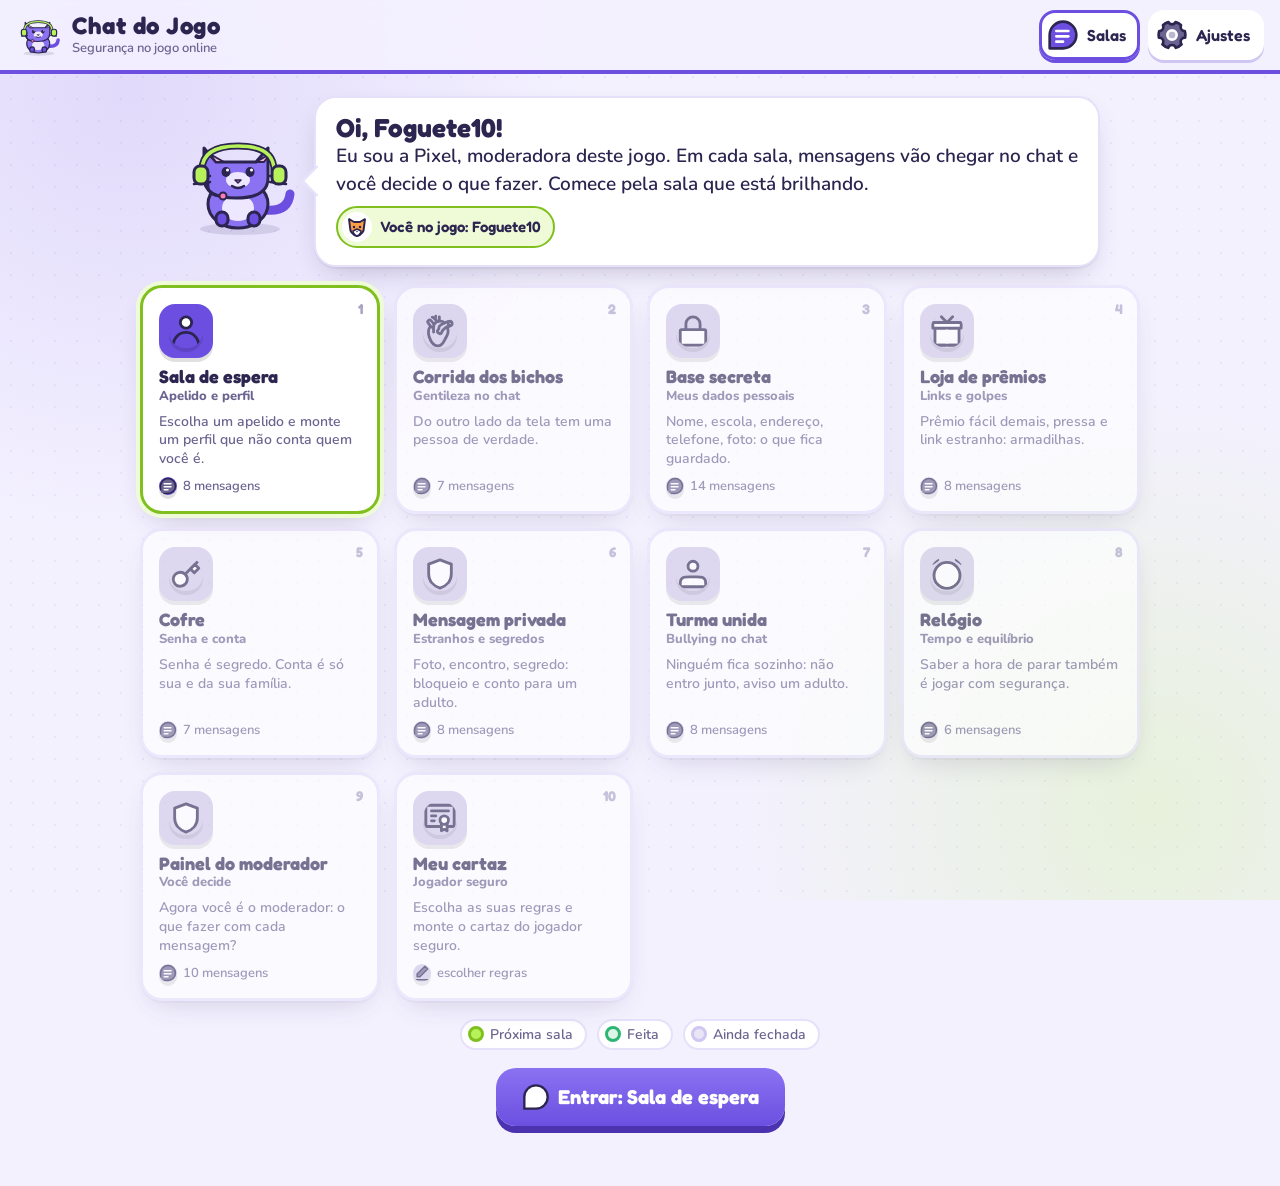
<file: index.html>
<!DOCTYPE html>
<html lang="pt-BR">
<head>
<meta charset="utf-8">
<meta name="viewport" content="width=device-width, initial-scale=1">
<meta name="color-scheme" content="light">
<meta name="theme-color" content="#F4F1FF">
<title>Chat do Jogo</title>
<meta name="description" content="Jogo educativo de segurança digital para crianças: num chat de jogo online, decida o que fazer quando alguém pede dados, manda link, pede foto ou xinga. Apelido, dados pessoais, golpes, senha, estranhos, bullying e tempo de tela.">
<link rel="icon" href="favicon.svg" type="image/svg+xml">
<link rel="preload" href="fontes/fredoka-700.woff2" as="font" type="font/woff2" crossorigin>
<link rel="preload" href="fontes/nunito-600.woff2" as="font" type="font/woff2" crossorigin>
<link rel="stylesheet" href="estilo.css">
</head>
<body>
<div class="fundo" aria-hidden="true"></div>

<header class="barra">
  <button class="marca" id="btInicio" aria-label="Ir para as salas do jogo"><span class="pixel-mini" aria-hidden="true"></span><span><b>Chat do Jogo</b><small>Segurança no jogo online</small></span></button>
  <button class="bt-barra" id="btMapa"><span>Salas</span></button>
  <button class="bt-barra" id="btAjustes" aria-label="Ajustes"><span>Ajustes</span></button>
</header>

<main>
  <section class="tela" id="mapa"></section>

  <section class="tela oculto" id="jogo">
    <div class="jogo-topo">
      <button class="bt-voltar" id="btVoltar">Salas</button>
      <div class="chip" id="chipSala"></div>
      <div class="previa" id="previa" aria-hidden="true"></div>
      <button class="bt-redondo" id="btOuvir" aria-label="Ouvir a mensagem"></button>
    </div>
    <div class="palco" id="palco"></div>
  </section>

  <section class="tela oculto" id="ajustes"></section>
</main>

<div class="veu oculto" id="janela" role="dialog" aria-modal="true"></div>
<div class="veu oculto" id="premio" role="dialog" aria-modal="true"></div>

<script src="icones.js"></script>
<script src="jogo.js"></script>
</body>
</html>
</file>
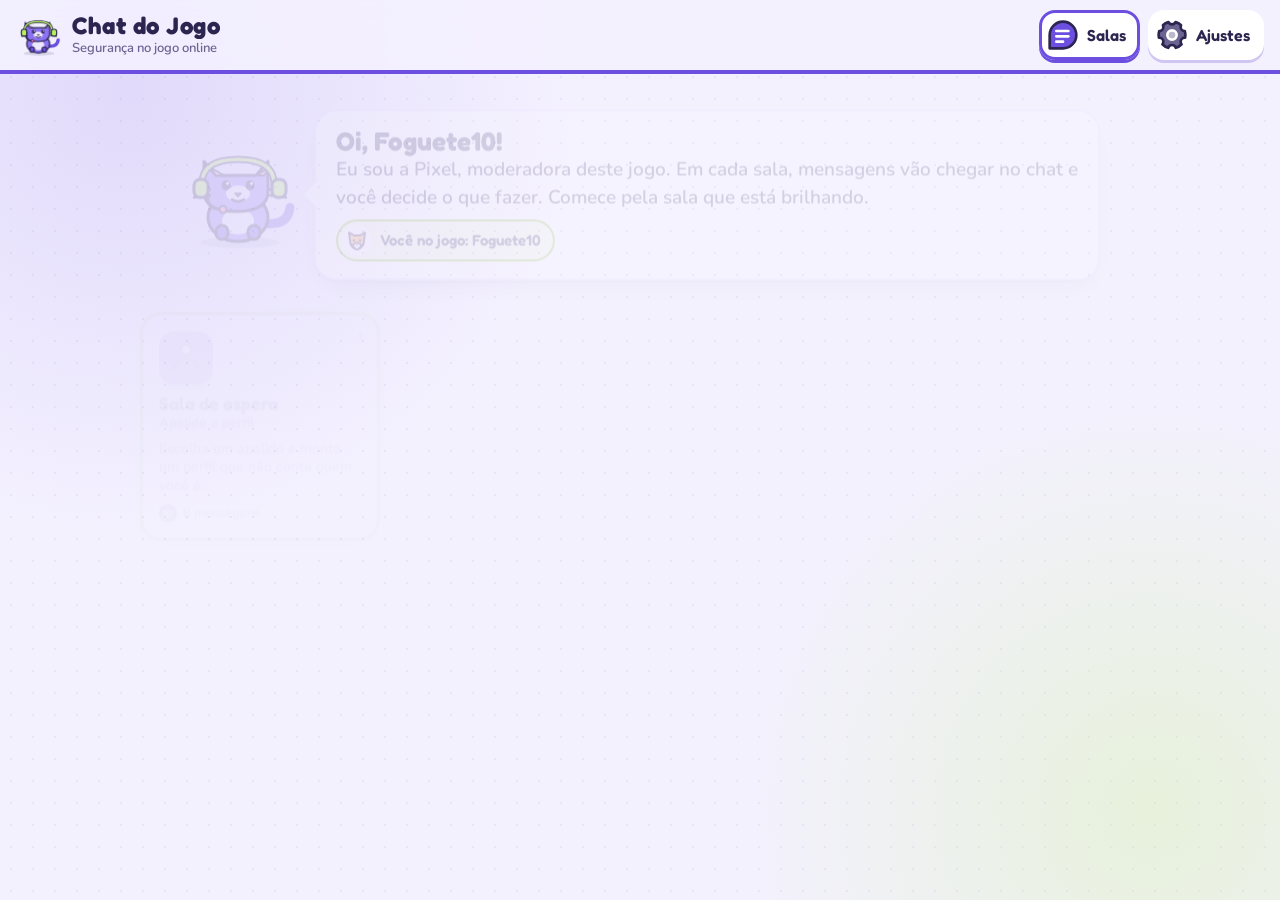
<file: CHAT-DO-JOGO.html>
<!DOCTYPE html>
<html lang="pt-BR"><head><meta charset="utf-8"><meta http-equiv="refresh" content="0; url=./"><link rel="canonical" href="https://chat-do-jogo.cliick.dev/"><title>CHAT-DO-JOGO</title></head>
<body><p>O jogo mudou de endereço: <a href="./">chat-do-jogo.cliick.dev</a></p></body></html>
</file>
<file: estilo.css>
@font-face{font-family:"Fredoka";src:url(fontes/fredoka-600.woff2) format("woff2");font-weight:600;font-display:swap}
@font-face{font-family:"Fredoka";src:url(fontes/fredoka-700.woff2) format("woff2");font-weight:700;font-display:swap}
@font-face{font-family:"Nunito";src:url(fontes/nunito-600.woff2) format("woff2");font-weight:600;font-display:swap}
@font-face{font-family:"Nunito";src:url(fontes/nunito-800.woff2) format("woff2");font-weight:800;font-display:swap}

/* ================= lobby de jogo: lilás, lima e bolhas de chat ================= */
:root{
  color-scheme:light;
  --tinta:#2B2550; --tinta-2:#6B6490; --tinta-3:#A9A3C6;
  --fundo:#F4F1FF; --papel:#FFFFFF; --papel-2:#F7F4FF; --borda:#E6E0FA; --borda-2:#CFC6F2;
  --roxo:#6C4FE0; --roxo-escuro:#4B33B0; --roxo-suave:#EDE8FF; --lima:#B8F25B; --lima-escuro:#7FBF1E; --lima-suave:#EEFBD6;
  --verde:#2BB673; --verde-suave:#DDF5E8; --coral:#FF6B6B; --coral-suave:#FFE3E3; --amarelo:#FFD166; --amarelo-suave:#FFF3BF; --azul:#4CC3FF; --azul-suave:#DFF4FF; --laranja:#FF9F43;
  --sombra:0 2px 0 rgba(43,37,80,.05),0 12px 30px -12px rgba(43,37,80,.3);
  --titulo:"Fredoka","Nunito",system-ui,sans-serif; --texto:"Nunito",system-ui,sans-serif;
  --mola:cubic-bezier(.34,1.56,.64,1);
}
*{box-sizing:border-box;margin:0;padding:0}
html{background:var(--fundo)}
body{font-family:var(--texto);font-weight:600;color:var(--tinta);min-height:100vh;-webkit-tap-highlight-color:transparent;overflow-x:hidden}
button{font:inherit;color:inherit;cursor:pointer;border:none;background:none}
button:focus-visible,[tabindex]:focus-visible,input:focus-visible{outline:4px solid var(--azul);outline-offset:3px;border-radius:16px}
svg{display:block}
.oculto{display:none!important}
.fundo{position:fixed;inset:0;z-index:-1;background:
  radial-gradient(circle at 10% 10%,rgba(108,79,224,.14) 0,transparent 32%),
  radial-gradient(circle at 90% 90%,rgba(184,242,91,.22) 0,transparent 30%),
  radial-gradient(rgba(108,79,224,.08) 1.2px,transparent 1.2px) 0 0/22px 22px,var(--fundo)}

/* ================= barra ================= */
.barra{position:sticky;top:0;z-index:20;display:flex;align-items:center;gap:8px;padding:10px 16px;background:rgba(244,241,255,.88);backdrop-filter:blur(12px);-webkit-backdrop-filter:blur(12px);border-bottom:4px solid var(--roxo)}
.marca{display:flex;align-items:center;gap:10px;flex:1;min-width:0;text-align:left;border-radius:14px}
.marca .pixel-mini{width:46px;height:46px;flex-shrink:0;display:block}
.marca .pixel-mini svg{width:100%;height:100%}
.marca>span:last-child{min-width:0;overflow:hidden}
.marca b{display:block;font-family:var(--titulo);font-weight:700;font-size:clamp(17px,3.4vw,24px);line-height:1.1;white-space:nowrap;overflow:hidden;text-overflow:ellipsis;letter-spacing:.5px}
.marca small{display:block;font-size:13px;color:var(--tinta-2)}
.bt-barra{display:flex;align-items:center;gap:8px;height:50px;padding:0 14px 0 8px;border-radius:16px;background:var(--papel);box-shadow:0 3px 0 var(--borda-2);font-family:var(--titulo);font-weight:600;font-size:16px;transition:transform .2s var(--mola)}
.bt-barra:hover{transform:translateY(-2px)}
.bt-barra svg{width:32px;height:32px}
.bt-barra.ativo{box-shadow:0 3px 0 var(--roxo),inset 0 0 0 3px var(--roxo)}

main{max-width:1060px;margin:0 auto;padding:22px 16px 60px}
.tela{display:flex;flex-direction:column;align-items:center;gap:18px}
.tela.entra{animation:entra .45s var(--mola) backwards}
@keyframes entra{from{opacity:0;transform:translateY(16px)}to{opacity:1;transform:none}}

/* ================= Pixel, a gata moderadora ================= */
.fala{display:flex;align-items:center;gap:14px;width:100%;max-width:920px}
.fala .pixel{width:clamp(84px,15vw,120px);height:auto;flex-shrink:0}
.pixel .p-corpo{transform-box:fill-box;transform-origin:50% 100%;animation:respira 3.4s ease-in-out infinite}
.pixel .p-olhos{transform-box:fill-box;transform-origin:center;animation:pisca 5s infinite}
.pixel .p-rabo{transform-box:fill-box;transform-origin:0% 100%;animation:rabo 3s ease-in-out infinite}
.pixel.feliz .p-corpo{animation:pula .7s var(--mola) 2}
.pixel.pensando .p-corpo{animation:inclina 1.2s ease-in-out 1}
@keyframes respira{0%,100%{transform:translateY(0)}50%{transform:translateY(-3px)}}
@keyframes pisca{0%,92%,100%{transform:scaleY(1)}95%{transform:scaleY(.1)}}
@keyframes rabo{0%,100%{transform:rotate(0)}50%{transform:rotate(-12deg)}}
@keyframes pula{0%,100%{transform:translateY(0)}40%{transform:translateY(-12px) scale(1.03,.97)}70%{transform:translateY(0) scale(1.04,.96)}}
@keyframes inclina{0%,100%{transform:rotate(0)}30%{transform:rotate(-6deg)}65%{transform:rotate(4deg)}}
.balao{position:relative;flex:1;background:var(--papel);border-radius:22px;padding:14px 20px;box-shadow:var(--sombra);font-size:clamp(16px,2.6vw,19px);line-height:1.45;border:2px solid var(--borda)}
.balao::before{content:"";position:absolute;left:-10px;top:50%;width:20px;height:20px;background:var(--papel);border-left:2px solid var(--borda);border-bottom:2px solid var(--borda);transform:translateY(-50%) rotate(45deg)}
.balao b{font-family:var(--titulo);font-weight:700;font-size:clamp(20px,3.6vw,26px);display:block;line-height:1.2}
.eu-chip{display:inline-flex;align-items:center;gap:8px;margin-top:8px;background:var(--lima-suave);border:2px solid var(--lima-escuro);border-radius:30px;padding:4px 12px 4px 4px;font-family:var(--titulo);font-weight:600;font-size:15px}
.eu-chip svg{width:30px;height:30px;background:#fff;border-radius:50%;padding:3px}

/* ================= salas (mapa) ================= */
.salas{display:grid;grid-template-columns:repeat(auto-fill,minmax(230px,1fr));gap:14px;width:100%;max-width:1000px}
.sala{position:relative;text-align:left;background:var(--papel);border-radius:22px;padding:16px;border:3px solid var(--borda);box-shadow:var(--sombra);display:flex;flex-direction:column;gap:8px;transition:transform .25s var(--mola);animation:entra .5s var(--mola) backwards;min-height:150px}
.sala:hover{transform:translateY(-4px)}
.sala .ic{width:54px;height:54px;border-radius:16px;background:var(--cor,var(--roxo));display:flex;align-items:center;justify-content:center;box-shadow:0 4px 0 rgba(0,0,0,.12)}
.sala .ic svg{width:34px;height:34px}
.sala h2{font-family:var(--titulo);font-weight:700;font-size:18px;line-height:1.15}
.sala small{font-size:13px;color:var(--tinta-2);font-weight:800;display:block}
.sala p{font-size:14px;color:var(--tinta-2);line-height:1.35;flex:1}
.sala .num{position:absolute;right:14px;top:12px;font-family:var(--titulo);font-weight:700;font-size:14px;color:var(--tinta-3)}
.sala.feita{border-color:var(--verde)}
.sala.feita .selo{display:inline-flex;align-items:center;gap:4px;background:var(--verde);color:#fff;border-radius:30px;padding:3px 10px 3px 6px;font-family:var(--titulo);font-size:12px;width:max-content}
.sala.feita .selo svg{width:16px;height:16px}
.sala.atual{border-color:var(--lima-escuro);box-shadow:0 0 0 4px var(--lima-suave),var(--sombra);animation:entra .5s var(--mola) backwards,brilha 2s ease-in-out infinite}
@keyframes brilha{0%,100%{box-shadow:0 0 0 4px var(--lima-suave),var(--sombra)}50%{box-shadow:0 0 0 10px rgba(184,242,91,.25),var(--sombra)}}
.sala.fechada{opacity:.62;cursor:not-allowed}
.sala.fechada .ic{background:#CFC9E6!important}
.sala .msgs-n{display:flex;align-items:center;gap:6px;font-size:13px;color:var(--tinta-2)}
.sala .msgs-n svg{width:18px;height:18px}
.linha-bts{display:flex;gap:10px;flex-wrap:wrap;justify-content:center;align-items:center}
.legenda-mapa{display:flex;gap:10px;flex-wrap:wrap;justify-content:center;font-size:14px;color:var(--tinta-2)}
.legenda-mapa span{display:flex;align-items:center;gap:6px;background:var(--papel);border-radius:30px;padding:4px 12px 4px 6px;border:2px solid var(--borda)}
.legenda-mapa i{width:16px;height:16px;border-radius:50%;display:inline-block;border:3px solid var(--borda-2);background:var(--papel)}
.legenda-mapa i.f{border-color:var(--verde);background:var(--verde-suave)} .legenda-mapa i.a{border-color:var(--lima-escuro);background:var(--lima)} .legenda-mapa i.x{background:#E9E5F5}

/* ================= jogo: sala de chat ================= */
#jogo{gap:14px}
.jogo-topo{display:flex;align-items:center;gap:10px;width:100%;max-width:1020px;flex-wrap:wrap}
.bt-voltar{display:flex;align-items:center;gap:6px;height:46px;padding:0 16px 0 8px;border-radius:40px;background:var(--tinta);color:#fff;font-family:var(--titulo);font-weight:600;font-size:16px;transition:transform .2s var(--mola)}
.bt-voltar:hover{transform:translateY(-2px)}
.bt-voltar svg{width:28px;height:28px}
.chip{display:flex;align-items:center;gap:8px;background:var(--papel);border-radius:40px;padding:6px 14px 6px 6px;box-shadow:0 3px 0 var(--borda-2);font-family:var(--titulo);font-weight:600;font-size:15px}
.chip svg{width:32px;height:32px;padding:4px;border-radius:50%;background:var(--roxo-suave)}
.previa{display:flex;gap:6px;margin-left:auto;align-items:center;flex-wrap:wrap;max-width:50%}
.previa i{width:13px;height:13px;border-radius:50%;background:var(--borda-2);display:block;transition:all .3s}
.previa i.f{background:var(--verde)}
.previa i.a{width:28px;border-radius:10px;background:var(--lima);box-shadow:0 0 0 3px #fff,0 0 0 5px var(--lima-escuro)}
.bt-redondo{width:52px;height:52px;border-radius:50%;background:var(--papel);box-shadow:0 4px 0 var(--borda-2);display:flex;align-items:center;justify-content:center;transition:transform .2s var(--mola)}
.bt-redondo:hover{transform:translateY(-2px)}
.bt-redondo svg{width:32px;height:32px}
.palco{width:100%;max-width:1020px;display:flex;flex-direction:column;align-items:center;gap:16px}
.mesa{width:100%;display:grid;grid-template-columns:260px 1fr;gap:14px;align-items:start}
.lateral{display:flex;flex-direction:column;gap:10px;position:sticky;top:84px}
.caixa-lat{background:var(--papel);border:2px solid var(--borda);border-radius:20px;padding:12px;box-shadow:var(--sombra)}
.caixa-lat h3{font-family:var(--titulo);font-weight:600;font-size:14px;letter-spacing:1px;text-transform:uppercase;color:var(--tinta-2);display:flex;align-items:center;gap:6px;margin-bottom:8px}
.caixa-lat h3 svg{width:20px;height:20px}
.jog{display:flex;align-items:center;gap:8px;padding:6px 6px;border-radius:12px;font-size:14px}
.jog .av{width:34px;height:34px;border-radius:50%;background:var(--roxo-suave);display:flex;align-items:center;justify-content:center;flex-shrink:0}
.jog .av svg{width:22px;height:22px}
.jog b{display:block;font-family:var(--titulo);font-weight:600;font-size:14px;line-height:1.1}
.jog small{display:block;font-size:11px;font-weight:800;letter-spacing:.5px;text-transform:uppercase}
.jog.turma small{color:var(--verde)} .jog.desc small{color:var(--laranja)} .jog.mod small{color:var(--roxo)} .jog.sys small{color:#B0840B} .jog.eu small{color:var(--lima-escuro)}
.jog.eu{background:var(--lima-suave)}
.jog.falando{background:var(--roxo-suave);outline:2px solid var(--roxo)}
.bt-ajuda{width:100%;display:flex;align-items:center;gap:10px;background:var(--amarelo-suave);border:3px solid var(--amarelo);border-radius:16px;padding:10px 12px;font-family:var(--titulo);font-weight:700;font-size:16px;text-align:left;transition:transform .2s var(--mola)}
.bt-ajuda:hover{transform:translateY(-2px)}
.bt-ajuda svg{width:34px;height:34px;flex-shrink:0}
.bt-ajuda small{display:block;font-family:var(--texto);font-weight:600;font-size:12px;color:var(--tinta-2)}
.bt-ajuda.den{background:var(--coral-suave);border-color:var(--coral)}
/* chat */
.chat{display:flex;flex-direction:column;gap:12px;min-width:0}
.msgs{background:var(--papel);border:2px solid var(--borda);border-radius:24px;padding:14px;box-shadow:var(--sombra);display:flex;flex-direction:column;gap:10px;min-height:280px;max-height:52vh;overflow-y:auto;scroll-behavior:smooth}
.m{display:flex;gap:10px;align-items:flex-end;max-width:92%;animation:entra .35s var(--mola)}
.m .av{width:40px;height:40px;border-radius:50%;background:var(--roxo-suave);display:flex;align-items:center;justify-content:center;flex-shrink:0;border:2px solid var(--borda)}
.m .av svg{width:26px;height:26px}
.m .bal{background:var(--papel-2);border:2px solid var(--borda);border-radius:18px 18px 18px 4px;padding:8px 14px;font-size:clamp(15px,2.6vw,18px);line-height:1.4;position:relative}
.m .nick{display:flex;align-items:center;gap:6px;font-family:var(--titulo);font-weight:600;font-size:13px;color:var(--roxo);margin-bottom:2px}
.m .nick .tagj{font-family:var(--texto);font-weight:800;font-size:10px;letter-spacing:.5px;text-transform:uppercase;border-radius:20px;padding:1px 7px;background:var(--borda)}
.m.turma .nick .tagj{background:var(--verde-suave);color:var(--verde)} .m.desc .nick .tagj{background:#FFE9D6;color:#C0670F} .m.sys .nick .tagj{background:var(--amarelo-suave);color:#B0840B}
.m.sys .bal{background:var(--amarelo-suave);border-color:var(--amarelo)}
.m.sys .nick{color:#B0840B}
.m.eu{align-self:flex-end;flex-direction:row-reverse}
.m.eu .bal{background:var(--lima-suave);border-color:var(--lima-escuro);border-radius:18px 18px 4px 18px}
.m.eu .nick{color:var(--lima-escuro);justify-content:flex-end}
.m.mod .bal{background:var(--roxo-suave);border-color:var(--roxo)}
.m.mod .nick{color:var(--roxo-escuro)}
.m.mod .av{background:#fff;border-color:var(--roxo)}
.m .seguro{display:inline-flex;align-items:center;gap:4px;margin-top:4px;font-family:var(--titulo);font-size:12px;color:var(--verde)}
.m .seguro svg{width:16px;height:16px}
.m.digitando .bal{display:flex;gap:5px;align-items:center;padding:12px 16px}
.m.digitando .bal i{width:8px;height:8px;border-radius:50%;background:var(--tinta-3);animation:pontinho 1s infinite}
.m.digitando .bal i:nth-child(2){animation-delay:.15s}.m.digitando .bal i:nth-child(3){animation-delay:.3s}
@keyframes pontinho{0%,100%{transform:translateY(0);opacity:.5}50%{transform:translateY(-4px);opacity:1}}
.m.atual .bal{border-width:3px;border-color:var(--roxo);box-shadow:0 0 0 4px var(--roxo-suave)}
.m.sys.atual .bal{border-color:var(--amarelo);box-shadow:0 0 0 4px var(--amarelo-suave)}
/* opções */
.pergunta{font-family:var(--titulo);font-weight:600;font-size:clamp(17px,3vw,22px);text-align:center;display:flex;align-items:center;justify-content:center;gap:8px}
.pergunta svg{width:28px;height:28px}
.opcoes{display:flex;flex-direction:column;gap:10px;width:100%}
.opcao{position:relative;background:var(--papel);border-radius:18px;box-shadow:0 5px 0 var(--borda-2),0 12px 24px -12px rgba(43,37,80,.3);border:3px solid var(--borda);display:flex;align-items:center;gap:12px;padding:12px 16px;font-family:var(--texto);font-weight:800;font-size:clamp(15px,2.6vw,18px);text-align:left;line-height:1.3;transition:transform .2s ease,opacity .3s;animation:entra .5s var(--mola) backwards}
.opcao .num{width:36px;height:36px;border-radius:50%;background:var(--roxo-suave);display:flex;align-items:center;justify-content:center;flex-shrink:0;font-family:var(--titulo);font-weight:700}
.opcao .num svg{width:22px;height:22px}
.opcao:hover{transform:translateY(-3px)}
.opcao.certa{border-color:var(--verde);background:var(--verde-suave);box-shadow:0 5px 0 var(--verde);cursor:default}
.opcao.fora{opacity:.4;cursor:default;transform:scale(.98);text-decoration:line-through}
.opcao.fora:hover{transform:scale(.98)}
.opcoes.grade{flex-direction:row;flex-wrap:wrap}
.opcoes.grade .opcao{flex:1 1 calc(50% - 10px);flex-direction:column;text-align:center;justify-content:center;gap:6px;font-family:var(--titulo);font-weight:600;padding:14px 10px}
.opcoes.grade .opcao .num{width:48px;height:48px;background:transparent}
.opcoes.grade .opcao .num svg{width:40px;height:40px}
.opcoes.grade .opcao small{display:block;font-family:var(--texto);font-weight:600;font-size:13px;color:var(--tinta-2);margin-top:2px}
.opcao.verde .num{background:var(--verde-suave)} .opcao.amarela .num{background:var(--amarelo-suave)} .opcao.vermelha .num{background:var(--coral-suave)}
.ok-op{position:absolute;top:-10px;right:-8px;width:36px;height:36px;border-radius:50%;background:var(--verde);color:#fff;border:4px solid #fff;display:flex;align-items:center;justify-content:center;animation:pop .5s var(--mola)}
.ok-op svg{width:20px;height:20px}
@keyframes pop{0%{transform:scale(.5)}60%{transform:scale(1.15)}100%{transform:scale(1)}}
.treme{animation:treme .45s ease!important}
@keyframes treme{0%,100%{translate:0}20%{translate:-8px}40%{translate:7px}60%{translate:-5px}80%{translate:3px}}
.aviso{min-height:48px;display:flex;align-items:center;justify-content:center;width:100%}
.aviso-caixa{background:var(--azul-suave);border:3px solid #B8E4FA;border-radius:20px;padding:10px 20px;font-size:clamp(15px,2.6vw,18px);font-weight:800;max-width:760px;text-align:center;animation:entra .4s var(--mola)}
.aviso-caixa.bom{background:var(--verde-suave);border-color:#B6E8CC}
.aviso-caixa b{font-family:var(--titulo)}
.bt-principal{height:58px;padding:0 26px;border-radius:20px;background:linear-gradient(180deg,#8A72F2,var(--roxo));color:#fff;font-family:var(--titulo);font-weight:700;font-size:20px;box-shadow:0 7px 0 var(--roxo-escuro);transition:transform .2s var(--mola);display:flex;align-items:center;gap:8px}
.bt-principal:hover{transform:translateY(-2px)}
.bt-principal:active{transform:translateY(5px);box-shadow:0 2px 0 var(--roxo-escuro)}
.bt-principal svg{width:28px;height:28px}
.bt-principal.lima{background:linear-gradient(180deg,#CFFB84,var(--lima));color:var(--tinta);box-shadow:0 7px 0 var(--lima-escuro)}
.bt-principal.lima:active{box-shadow:0 2px 0 var(--lima-escuro)}
.bt-leve{display:flex;align-items:center;gap:6px;height:50px;padding:0 16px 0 10px;border-radius:16px;background:var(--papel-2);border:2px solid var(--borda);font-family:var(--titulo);font-weight:600;font-size:16px}
.bt-leve svg{width:28px;height:28px}
/* cartaz do jogador seguro */
.regras{width:100%;max-width:820px;display:grid;grid-template-columns:repeat(auto-fill,minmax(240px,1fr));gap:10px}
.regra{display:flex;gap:10px;align-items:flex-start;background:var(--papel);border:3px solid var(--borda);border-radius:18px;padding:12px;text-align:left;font-size:15px;line-height:1.35;font-weight:800;transition:transform .2s var(--mola)}
.regra svg{width:30px;height:30px;flex-shrink:0}
.regra .marca-r{width:26px;height:26px;border-radius:8px;border:3px solid var(--borda-2);flex-shrink:0;margin-left:auto;display:flex;align-items:center;justify-content:center}
.regra .marca-r svg{width:16px;height:16px}
.regra.sel{border-color:var(--verde);background:var(--verde-suave)}
.regra.sel .marca-r{background:var(--verde);border-color:var(--verde)}
.cartaz{width:100%;max-width:820px;background:var(--papel);border:10px double var(--roxo);border-radius:14px;padding:26px;display:flex;flex-direction:column;align-items:center;gap:10px;text-align:center;box-shadow:var(--sombra)}
.cartaz .pixel{width:110px}
.cartaz .kick{font-family:var(--titulo);font-size:13px;letter-spacing:3px;text-transform:uppercase;color:var(--roxo)}
.cartaz h2{font-family:var(--titulo);font-weight:700;font-size:clamp(26px,5vw,38px)}
.cartaz .apelido{display:inline-flex;align-items:center;gap:8px;font-family:var(--titulo);font-weight:700;font-size:clamp(22px,4vw,30px);color:var(--roxo-escuro);background:var(--lima-suave);border-radius:30px;padding:4px 18px 4px 8px}
.cartaz .apelido svg{width:40px;height:40px;background:#fff;border-radius:50%;padding:4px}
.cartaz ul{list-style:none;width:100%;display:grid;grid-template-columns:repeat(auto-fill,minmax(230px,1fr));gap:8px;text-align:left;margin-top:8px}
.cartaz li{display:flex;gap:8px;align-items:flex-start;background:var(--papel-2);border-radius:12px;padding:8px 10px;font-size:14px;line-height:1.35;font-weight:800}
.cartaz li svg{width:26px;height:26px;flex-shrink:0}
.cartaz .data{font-size:13px;color:var(--tinta-2);margin-top:6px}

/* ================= prêmio ================= */
.veu{position:fixed;inset:0;z-index:50;display:flex;align-items:center;justify-content:center;padding:16px;overflow:auto;background:rgba(43,37,80,.45);backdrop-filter:blur(6px);-webkit-backdrop-filter:blur(6px);animation:veu .3s ease}
@keyframes veu{from{opacity:0}to{opacity:1}}
.cartao{margin:auto;width:100%;max-width:560px;background:var(--papel);border-radius:30px;box-shadow:0 30px 70px -20px rgba(43,37,80,.5);padding:26px 24px 22px;text-align:center;display:flex;flex-direction:column;align-items:center;gap:14px;position:relative;animation:sobe .55s var(--mola)}
.cartao::before{content:"";position:absolute;inset:0 0 auto 0;height:12px;border-radius:30px 30px 0 0;background:var(--cor-selo,var(--roxo))}
@keyframes sobe{from{opacity:0;transform:translateY(40px) scale(.94)}to{opacity:1;transform:none}}
.cartao h2{font-family:var(--titulo);font-weight:700;font-size:clamp(26px,5.6vw,36px);margin-top:4px}
.cartao .kick{font-family:var(--titulo);font-size:13px;letter-spacing:2px;text-transform:uppercase;color:var(--roxo)}
.cartao .resp{background:var(--lima-suave);border-radius:18px;padding:12px 16px;font-size:clamp(15px,2.8vw,18px);line-height:1.45;font-weight:800;text-align:left;width:100%;border:2px solid var(--lima)}
.cartao .sub{color:var(--tinta-2);font-size:16px}
.carimbo-c{width:124px;height:124px;border-radius:50%;background:#fff;border:10px solid var(--cor-selo,var(--roxo));display:flex;align-items:center;justify-content:center;box-shadow:0 0 0 5px #fff,0 16px 30px -12px rgba(43,37,80,.5);animation:vira 1s var(--mola);transform:rotate(-6deg)}
.carimbo-c svg{width:62%;height:62%}
@keyframes vira{from{transform:rotateY(180deg) scale(.4) rotate(-6deg);opacity:0}to{transform:rotate(-6deg);opacity:1}}
.cert-janela{max-width:900px!important;padding:26px 16px 20px!important}
.confete{position:fixed;top:-20px;width:12px;height:12px;z-index:60;pointer-events:none;animation:cai var(--dur) cubic-bezier(.25,.6,.5,1) var(--atraso) forwards}
@keyframes cai{to{transform:translate(var(--dx),105vh) rotate(var(--giro))}}
#impressao{display:none}
@media print{body.imprimindo>*:not(#impressao){display:none!important}#impressao{display:block!important;padding:10px}.cartaz{box-shadow:none}}

/* ================= ajustes ================= */
.titulo-tela{display:flex;align-items:center;gap:12px;font-family:var(--titulo);font-weight:700;font-size:clamp(24px,4.6vw,34px);text-align:center}
.titulo-tela svg{width:48px;height:48px}
.texto-tela{color:var(--tinta-2);font-size:17px;text-align:center;max-width:620px}
.ajustes{width:100%;max-width:600px;display:flex;flex-direction:column;gap:12px}
.ajuste{display:flex;align-items:center;gap:14px;background:var(--papel);border:2px solid var(--borda);border-radius:22px;padding:14px 16px;box-shadow:var(--sombra);text-align:left;font-size:18px;font-weight:800}
.ajuste>svg{width:46px;height:46px;flex-shrink:0;padding:5px;border-radius:14px;background:var(--papel-2)}
.ajuste .txt{flex:1}
.ajuste small{display:block;font-size:15px;font-weight:600;color:var(--tinta-2);margin-top:2px}
.chave{width:66px;height:38px;border-radius:40px;background:var(--borda-2);position:relative;flex-shrink:0;transition:background .25s}
.chave::after{content:"";position:absolute;top:4px;left:4px;width:30px;height:30px;border-radius:50%;background:#fff;box-shadow:0 2px 6px rgba(0,0,0,.2);transition:left .3s var(--mola)}
.ajuste[aria-checked="true"] .chave{background:var(--verde)}
.ajuste[aria-checked="true"] .chave::after{left:32px}
.ajuste.perigo{color:#B04A33}

body.sem-animacao *,body.sem-animacao *::before,body.sem-animacao *::after{animation:none!important;transition:none!important}
body.turma{font-size:118%}
body.turma .m .bal{font-size:clamp(19px,3vw,23px)}
body.turma .opcao{font-size:clamp(18px,3vw,22px)}
body.turma .aviso-caixa{font-size:clamp(19px,3vw,24px)}

@media (max-width:760px){
  .mesa{grid-template-columns:1fr}
  .lateral{position:static;flex-direction:row;flex-wrap:wrap}
  .lateral .caixa-lat{flex:1 1 100%}
  .lateral .caixa-lat.jogadores{order:2}
  .jogadores .lista-j{display:flex;flex-wrap:wrap;gap:4px}
  .jogadores .jog{padding:4px 8px;border:2px solid var(--borda);border-radius:30px}
  .jogadores .jog .av{width:26px;height:26px} .jogadores .jog .av svg{width:16px;height:16px}
  .jogadores .jog b{font-size:12px} .jogadores .jog small{display:none}
  .bts-lat{display:flex;gap:8px;flex:1 1 100%}
  .bt-ajuda{flex:1;font-size:14px;padding:8px 10px} .bt-ajuda small{display:none}
  .msgs{max-height:none;min-height:0}
}
@media (max-width:640px){
  .bt-barra span{display:none}
  .bt-barra{padding:0 8px}
  .marca small{display:none}
  .balao::before{display:none}
  .fala{flex-direction:column;text-align:center}
  .jogo-topo .chip{display:none}
  .previa{margin-left:0;max-width:100%}
  .opcoes.grade .opcao{flex:1 1 100%}
}
</file>
